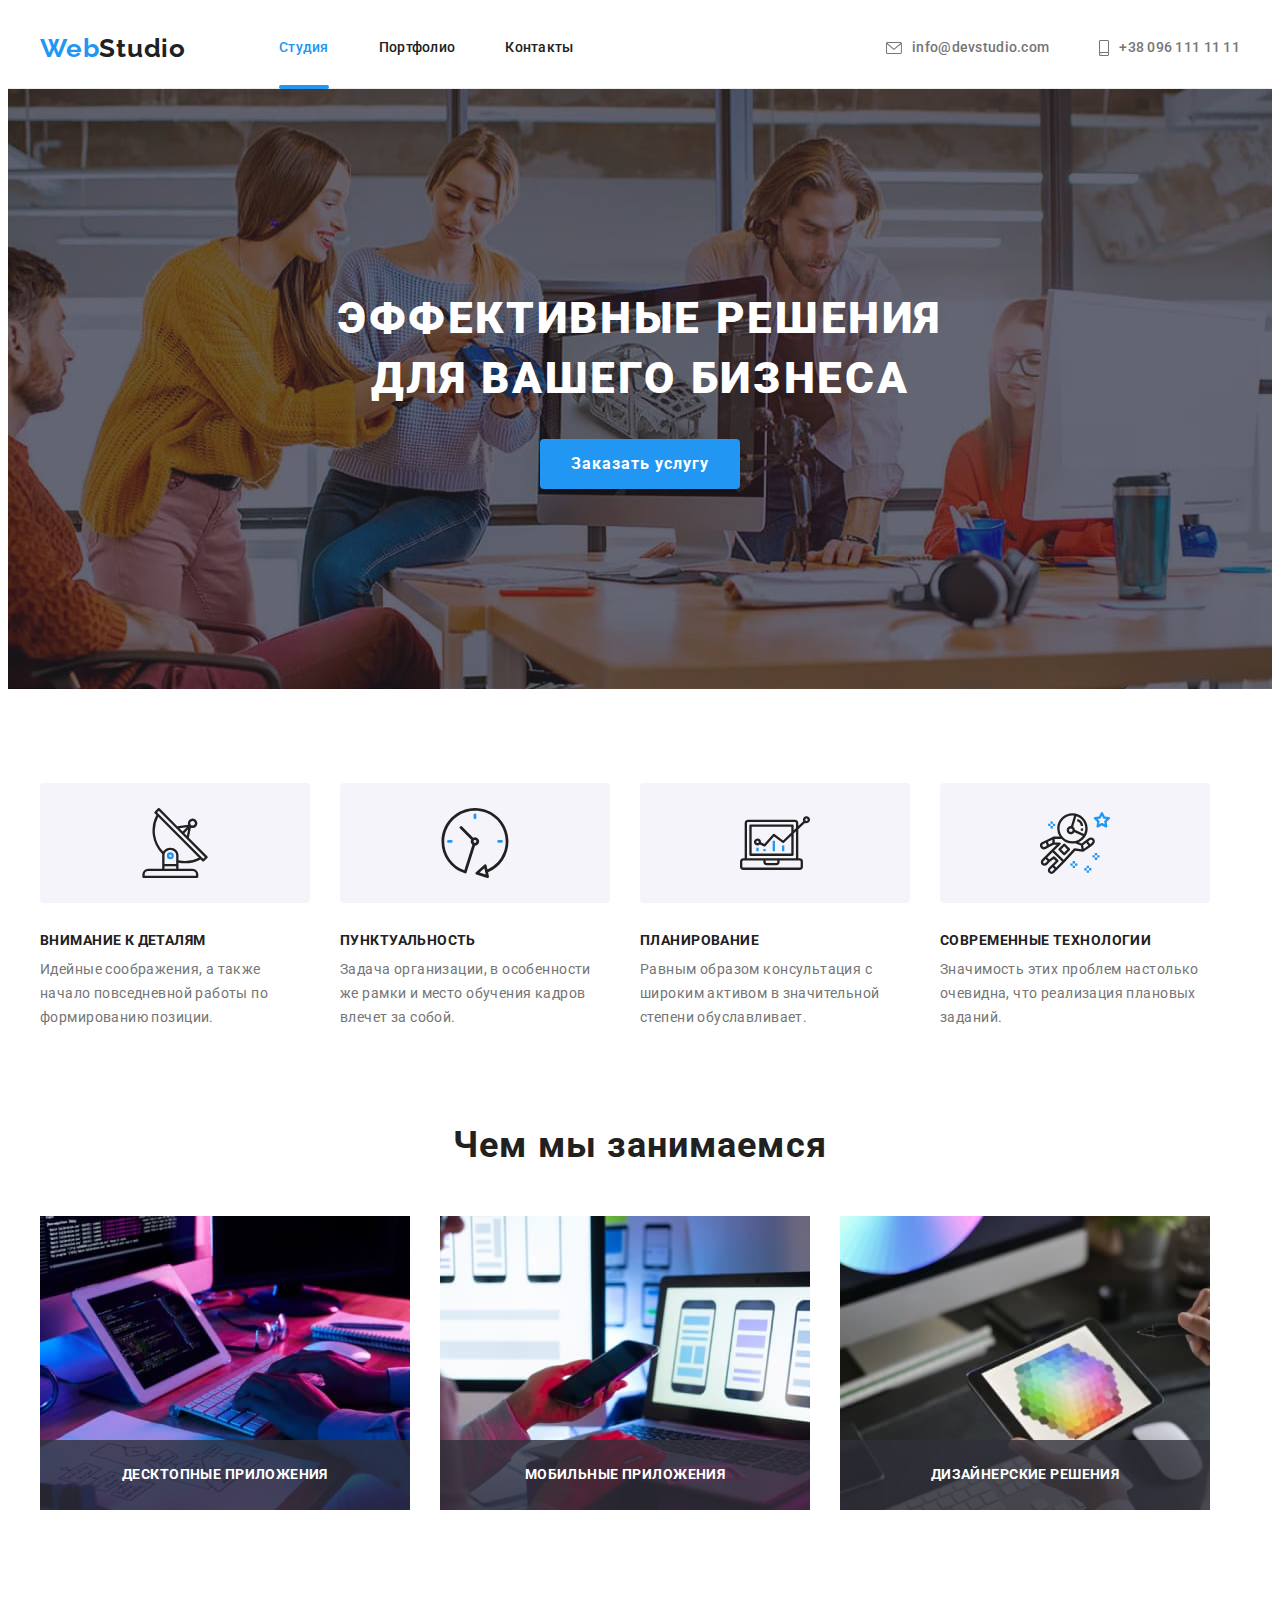
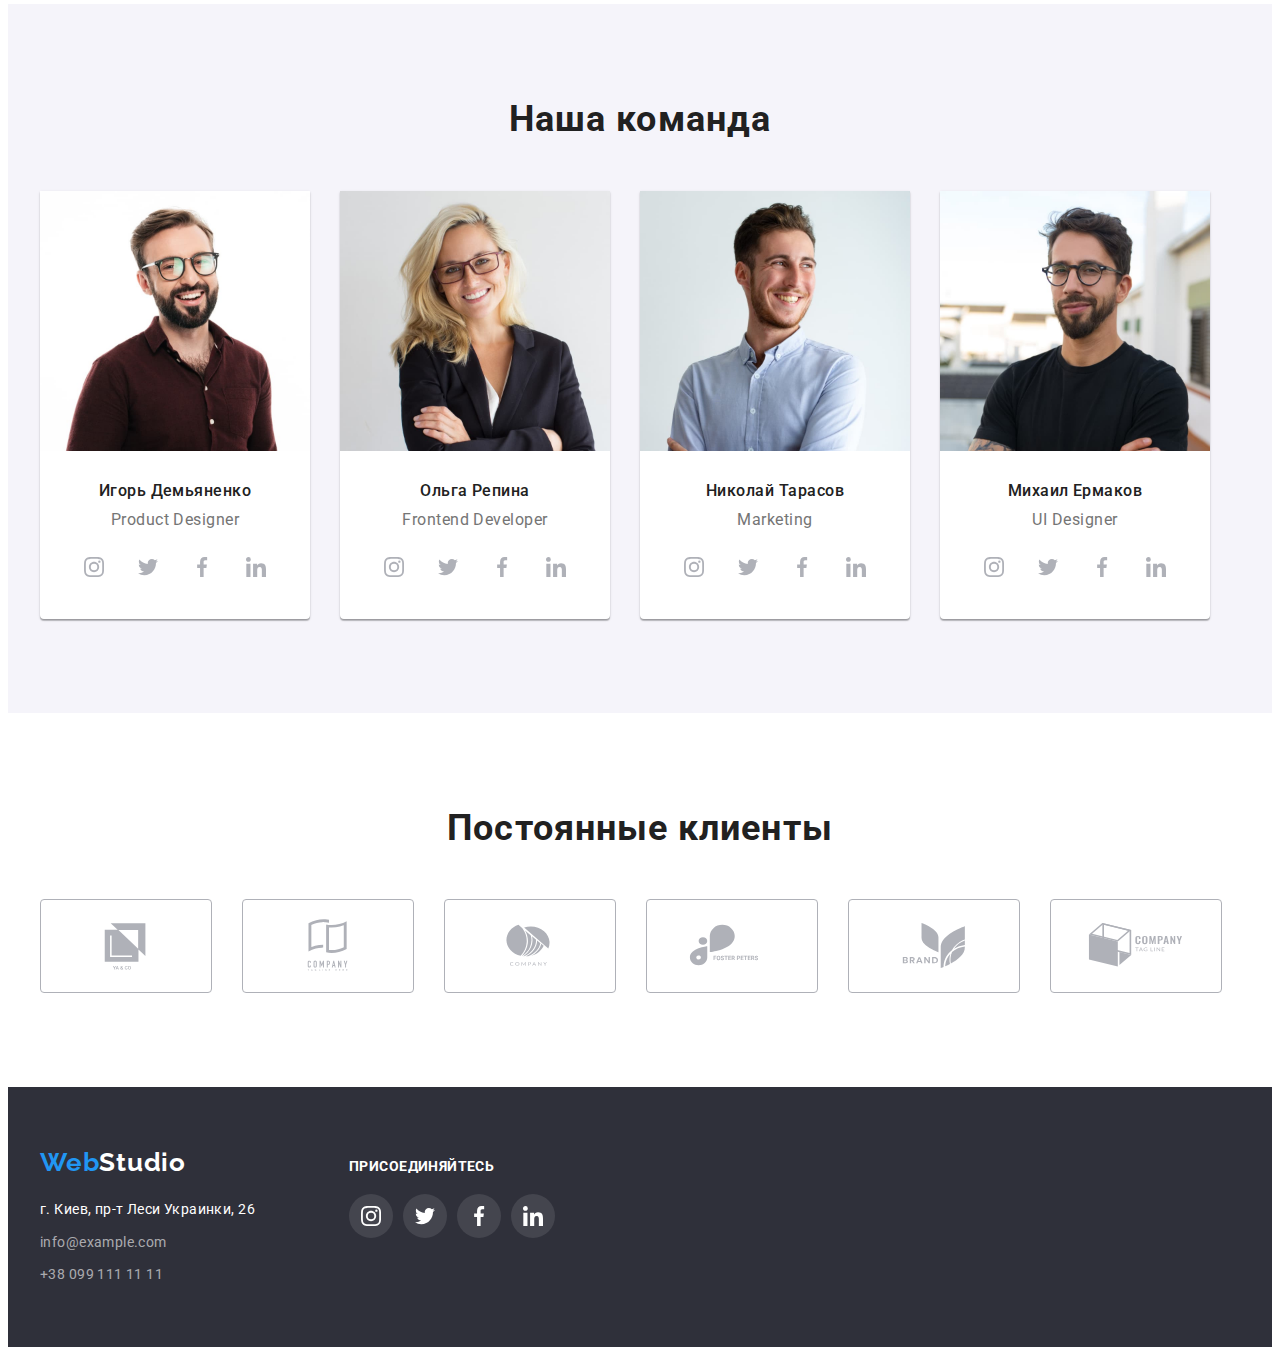
<file: index.html>
<!DOCTYPE html>
<html lang="ru">
  <head>
    <meta charset="UTF-8" />
    <meta http-equiv="X-UA-Compatible" content="IE=edge" />
    <meta name="viewport" content="width=device-width, initial-scale=1.0" />
    <title>Studio</title>
    <link rel="preconnect" href="https://fonts.googleapis.com" />
    <link rel="preconnect" href="https://fonts.gstatic.com" crossorigin />
    <link
      href="https://fonts.googleapis.com/css2?family=Raleway:wght@700&family=Roboto:wght@400;500;700;900&display=swap"
      rel="stylesheet"
    />
    <link
      rel="stylesheet"
      href="https://cdnjs.cloudflare.com/ajax/libs/modern-normalize/1.1.0/modern-normalize.min.css"
      integrity="sha512-wpPYUAdjBVSE4KJnH1VR1HeZfpl1ub8YT/NKx4PuQ5NmX2tKuGu6U/JRp5y+Y8XG2tV+wKQpNHVUX03MfMFn9Q=="
      crossorigin="anonymous"
      referrerpolicy="no-referrer"
    />
    <link rel="stylesheet" href="./css/styles.css" />
  </head>
  <body>
    <header class="section-header">
      <div class="container header">
        <a href="./index.html" class="logo"><span class="logo-color">Web</span>Studio</a>
        <nav class="navigation">
          <ul class="list">
            <li class="list-item"><a class="link current" href="./index.html">Студия</a></li>
            <li class="list-item"><a class="link" href="./portfolio.html">Портфолио</a></li>
            <li class="list-item"><a class="link" href="">Контакты</a></li>
          </ul>
        </nav>
        <ul class="contacts list">
          <li class="list-item">
            <a href="mailto:info@devstudio.com" class="link"
              ><svg class="mail-icon">
                <use href="./images/icons.svg#icon-mail"></use></svg
              >info@devstudio.com</a
            >
          </li>
          <li class="list-item">
            <a href="tel:+380961111111" class="link"
              ><svg class="smartphone-icon">
                <use href="./images/icons.svg#icon-smartphone"></use></svg
              >+38 096 111 11 11</a
            >
          </li>
        </ul>
      </div>
    </header>
    <main>
      <section class="section-hero">
        <div class="container">
          <h1 class="hero">
            Эффективные решения<br />
            для вашего бизнеса
          </h1>
          <button class="hero-button" type="button" data-modal-open>Заказать услугу</button>
        </div>
      </section>
      <section class="section-benefits">
        <div class="container">
          <h2 class="title visually-hidden">Преимущества</h2>
          <ul class="list list-benefits">
            <li class="list-item">
              <div class="benefits-item-thumb">
                <svg class="icon"><use href="./images/icons.svg#icon-antenna"></use></svg>
              </div>
              <h3 class="subtitle">Внимание к деталям</h3>
              <p class="text">
                Идейные соображения, а также начало повседневной работы по формированию позиции.
              </p>
            </li>
            <li class="list-item">
              <div class="benefits-item-thumb">
                <svg class="icon"><use href="./images/icons.svg#icon-clock"></use></svg>
              </div>
              <h3 class="subtitle">Пунктуальность</h3>
              <p class="text">
                Задача организации, в особенности же рамки и место обучения кадров влечет за собой.
              </p>
            </li>
            <li class="list-item">
              <div class="benefits-item-thumb">
                <svg class="icon"><use href="./images/icons.svg#icon-diagram"></use></svg>
              </div>
              <h3 class="subtitle">Планирование</h3>
              <p class="text">
                Равным образом консультация с широким активом в значительной степени обуславливает.
              </p>
            </li>
            <li class="list-item">
              <div class="benefits-item-thumb">
                <svg class="icon"><use href="./images/icons.svg#icon-astronaut"></use></svg>
              </div>
              <h3 class="subtitle">Современные технологии</h3>
              <p class="text">
                Значимость этих проблем настолько очевидна, что реализация плановых заданий.
              </p>
            </li>
          </ul>
        </div>
      </section>
      <section class="section-about">
        <div class="container">
          <h2 class="title">Чем мы занимаемся</h2>
          <ul class="list list-about">
            <li class="list-item">
              <div class="thumb">
                <img
                  class="about-img"
                  src="./images/img.jpg"
                  alt="Руки печатают на клавитуре"
                  width="370"
                />
                <div class="about-text-thumb">
                  <p class="about-text">Десктопные приложения</p>
                </div>
              </div>
            </li>
            <li class="list-item">
              <div class="thumb">
                <img
                  class="about-img"
                  src="./images/box2.jpg"
                  alt="Руки, ноутбук и телефон"
                  width="370"
                />
                <div class="about-text-thumb">
                  <p class="about-text">Мобильные приложения</p>
                </div>
              </div>
            </li>
            <li class="list-item">
              <div class="thumb">
                <img
                  class="about-img"
                  src="./images/box3.jpg"
                  alt="Планшет и стилус в руках"
                  width="370"
                />
                <div class="about-text-thumb">
                  <p class="about-text">Дизайнерские решения</p>
                </div>
              </div>
            </li>
          </ul>
        </div>
      </section>
      <section class="section-team">
        <div class="container">
          <h2 class="title">Наша команда</h2>
          <ul class="list list-team">
            <li class="list-item">
              <img
                class="team-img"
                src="./images/team1.jpg"
                alt="Портрет Игорь Демьяненко"
                width="270"
                height="260"
              />
              <div class="list-team-text">
                <h3 class="name">Игорь Демьяненко</h3>
                <p class="position">Product Designer</p>
                <div class="team-thumb">
                  <a class="link" href=""
                    ><svg class="team-icon">
                      <use href="./images/icons.svg#icon-instagram"></use></svg
                  ></a>
                  <a class="link" href=""
                    ><svg class="team-icon">
                      <use href="./images/icons.svg#icon-twitter"></use></svg
                  ></a>
                  <a class="link" href=""
                    ><svg class="team-icon">
                      <use href="./images/icons.svg#icon-facebook"></use></svg
                  ></a>
                  <a class="link" href=""
                    ><svg class="team-icon">
                      <use href="./images/icons.svg#icon-linkedin"></use></svg
                  ></a>
                </div>
              </div>
            </li>
            <li class="list-item">
              <img
                class="team-img"
                src="./images/team2.jpg"
                alt="Портрет Ольга Репина"
                width="270"
                height="260"
              />
              <div class="list-team-text">
                <h3 class="name">Ольга Репина</h3>
                <p class="position">Frontend Developer</p>
                <div class="team-thumb">
                  <a class="link" href=""
                    ><svg class="team-icon">
                      <use href="./images/icons.svg#icon-instagram"></use></svg
                  ></a>
                  <a class="link" href=""
                    ><svg class="team-icon">
                      <use href="./images/icons.svg#icon-twitter"></use></svg
                  ></a>
                  <a class="link" href=""
                    ><svg class="team-icon">
                      <use href="./images/icons.svg#icon-facebook"></use></svg
                  ></a>
                  <a class="link" href=""
                    ><svg class="team-icon">
                      <use href="./images/icons.svg#icon-linkedin"></use></svg
                  ></a>
                </div>
              </div>
            </li>
            <li class="list-item">
              <img
                class="team-img"
                src="./images/team3.jpg"
                alt="Портрет Николай Тарасов"
                width="270"
                height="260"
              />
              <div class="list-team-text">
                <h3 class="name">Николай Тарасов</h3>
                <p class="position">Marketing</p>
                <div class="team-thumb">
                  <a class="link" href=""
                    ><svg class="team-icon">
                      <use href="./images/icons.svg#icon-instagram"></use></svg
                  ></a>
                  <a class="link" href=""
                    ><svg class="team-icon">
                      <use href="./images/icons.svg#icon-twitter"></use></svg
                  ></a>
                  <a class="link" href=""
                    ><svg class="team-icon">
                      <use href="./images/icons.svg#icon-facebook"></use></svg
                  ></a>
                  <a class="link" href=""
                    ><svg class="team-icon">
                      <use href="./images/icons.svg#icon-linkedin"></use></svg
                  ></a>
                </div>
              </div>
            </li>
            <li class="list-item">
              <img
                class="team-img"
                src="./images/team4.jpg"
                alt="Портрет Михаил Ермаков"
                width="270"
                height="260"
              />
              <div class="list-team-text">
                <h3 class="name">Михаил Ермаков</h3>
                <p class="position">UI Designer</p>
                <div class="team-thumb">
                  <a class="link" href=""
                    ><svg class="team-icon">
                      <use href="./images/icons.svg#icon-instagram"></use></svg
                  ></a>
                  <a class="link" href=""
                    ><svg class="team-icon">
                      <use href="./images/icons.svg#icon-twitter"></use></svg
                  ></a>
                  <a class="link" href=""
                    ><svg class="team-icon">
                      <use href="./images/icons.svg#icon-facebook"></use></svg
                  ></a>
                  <a class="link" href=""
                    ><svg class="team-icon">
                      <use href="./images/icons.svg#icon-linkedin"></use></svg
                  ></a>
                </div>
              </div>
            </li>
          </ul>
        </div>
      </section>
      <section class="section-clients">
        <div class="container">
          <h2 class="title">Постоянные клиенты</h2>
          <ul class="list clients-list">
            <li class="list-item">
              <a class="link" href="">
                <svg class="clients-icon">
                  <use href="./images/icons.svg#icon-logo1"></use>
                </svg>
              </a>
            </li>
            <li class="list-item">
              <a class="link" href="">
                <svg class="clients-icon">
                  <use href="./images/icons.svg#icon-logo2"></use>
                </svg>
              </a>
            </li>
            <li class="list-item">
              <a class="link" href="">
                <svg class="clients-icon">
                  <use href="./images/icons.svg#icon-logo3"></use>
                </svg>
              </a>
            </li>
            <li class="list-item">
              <a class="link" href="">
                <svg class="clients-icon">
                  <use href="./images/icons.svg#icon-logo4"></use>
                </svg>
              </a>
            </li>
            <li class="list-item">
              <a class="link" href="">
                <svg class="clients-icon">
                  <use href="./images/icons.svg#icon-logo5"></use>
                </svg>
              </a>
            </li>
            <li class="list-item">
              <a class="link" href="">
                <svg class="clients-icon">
                  <use href="./images/icons.svg#icon-logo6"></use>
                </svg>
              </a>
            </li>
          </ul>
        </div>
      </section>
    </main>
    <footer class="footer">
      <div class="container">
        <div class="footer-contacts">
          <a href="./index.html" class="logo"><span class="logo-color">Web</span>Studio</a>
          <address>
            <ul class="list">
              <li class="list-item">
                <a class="link adress" href="">г. Киев, пр-т Леси Украинки, 26</a>
              </li>
              <li class="list-item">
                <a class="link" href="mailto:info@example.com">info@example.com</a>
              </li>
              <li class="list-item">
                <a class="link" href="tel:+380991111111">+38 099 111 11 11</a>
              </li>
            </ul>
          </address>
        </div>
        <div class="footer-join">
          <p class="text">Присоединяйтесь</p>
          <div class="footer-thumb">
            <a class="link" href=""
              ><svg class="footer-icon">
                <use href="./images/icons.svg#icon-instagram"></use></svg
            ></a>
            <a class="link" href=""
              ><svg class="footer-icon">
                <use href="./images/icons.svg#icon-twitter"></use></svg
            ></a>
            <a class="link" href=""
              ><svg class="footer-icon">
                <use href="./images/icons.svg#icon-facebook"></use></svg
            ></a>
            <a class="link" href=""
              ><svg class="footer-icon">
                <use href="./images/icons.svg#icon-linkedin"></use></svg
            ></a>
          </div>
        </div>
      </div>
    </footer>
    <div class="backdrop is-hidden" data-modal>
      <div class="modal">
        <button class="modal-button" data-modal-close>
          <svg width="18" height="18" fill="none" xmlns="http://www.w3.org/2000/svg">
            <path
              d="M15 4.108 13.892 3 9.5 7.392 5.108 3 4 4.108 8.392 8.5 4 12.892 5.108 14 9.5 9.608 13.892 14 15 12.892 10.608 8.5 15 4.108Z"
              fill="#000"
            />
          </svg>
        </button>
      </div>
    </div>
    <script src="./js/modal.js"></script>
  </body>
</html>
</file>
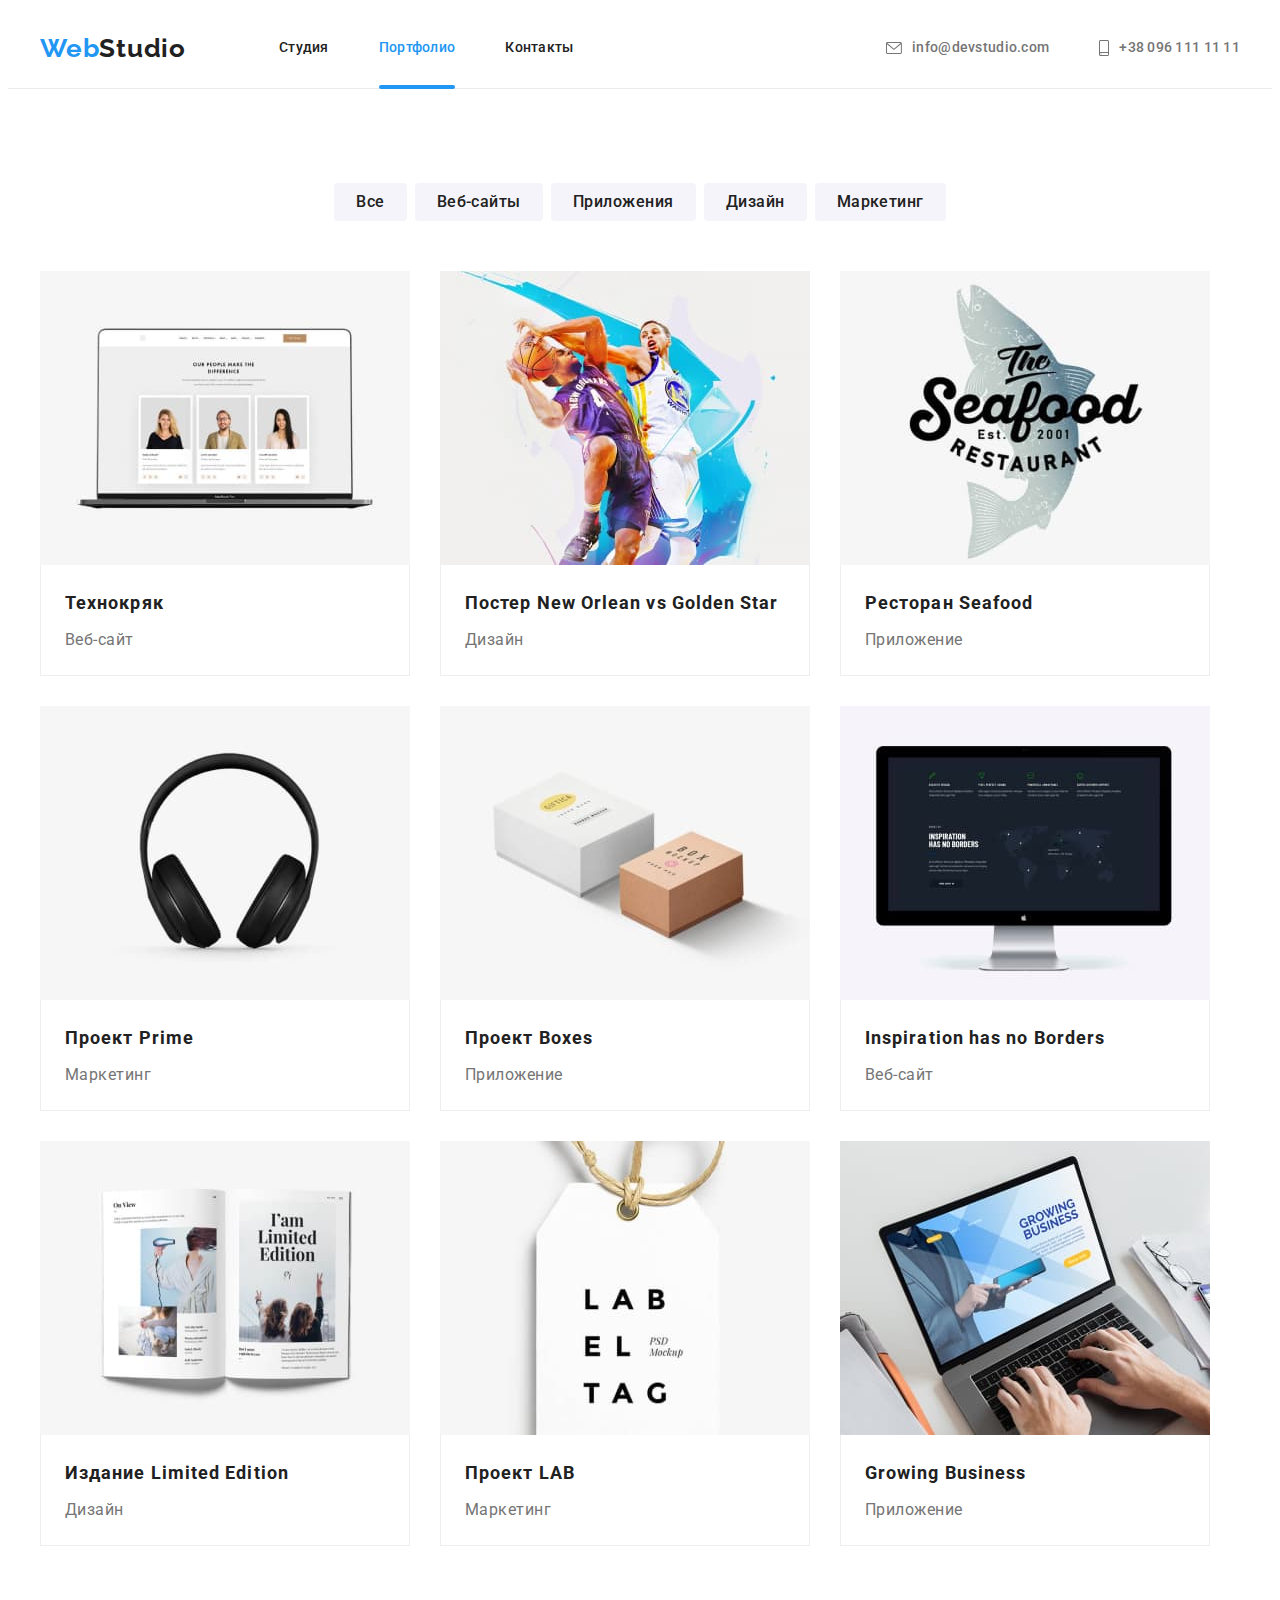
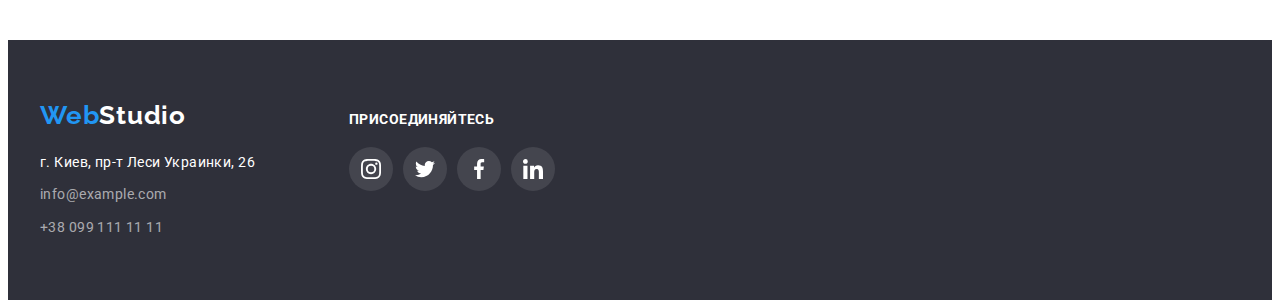
<file: portfolio.html>
<!DOCTYPE html>
<html lang="ru">
  <head>
    <meta charset="UTF-8" />
    <meta http-equiv="X-UA-Compatible" content="IE=edge" />
    <meta name="viewport" content="width=device-width, initial-scale=1.0" />
    <title>Portfolio</title>
    <link rel="preconnect" href="https://fonts.googleapis.com" />
    <link rel="preconnect" href="https://fonts.gstatic.com" crossorigin />
    <link
      href="https://fonts.googleapis.com/css2?family=Raleway:wght@700&family=Roboto:wght@400;500;700;900&display=swap"
      rel="stylesheet"
    />
    <link
      rel="stylesheet"
      href="https://cdnjs.cloudflare.com/ajax/libs/modern-normalize/1.1.0/modern-normalize.min.css"
      integrity="sha512-wpPYUAdjBVSE4KJnH1VR1HeZfpl1ub8YT/NKx4PuQ5NmX2tKuGu6U/JRp5y+Y8XG2tV+wKQpNHVUX03MfMFn9Q=="
      crossorigin="anonymous"
      referrerpolicy="no-referrer"
    />
    <link rel="stylesheet" href="./css/styles.css" />
  </head>
  <body>
    <header class="section-header">
      <div class="container header">
        <a href="./index.html" class="logo"><span class="logo-color">Web</span>Studio</a>
        <nav class="navigation">
          <ul class="list">
            <li class="list-item"><a href="./index.html" class="link">Студия</a></li>
            <li class="list-item"><a href="./portfolio.html" class="link current">Портфолио</a></li>
            <li class="list-item"><a href="" class="link">Контакты</a></li>
          </ul>
        </nav>
        <ul class="contacts list">
          <li class="list-item">
            <a href="mailto:info@devstudio.com" class="link"
              ><svg class="mail-icon">
                <use href="./images/icons.svg#icon-mail"></use></svg
              >info@devstudio.com</a
            >
          </li>
          <li class="list-item">
            <a href="tel:+380961111111" class="link"
              ><svg class="smartphone-icon">
                <use href="./images/icons.svg#icon-smartphone"></use></svg
              >+38 096 111 11 11</a
            >
          </li>
        </ul>
      </div>
    </header>
    <main>
      <section class="section-examples">
        <div class="container">
          <h1 class="title visually-hidden">Примеры работ</h1>
          <ul class="list list-btn">
            <li class="list-item"><button class="filter-button" type="button">Все</button></li>
            <li class="list-item">
              <button class="filter-button" type="button">Веб-сайты</button>
            </li>
            <li class="list-item">
              <button class="filter-button" type="button">Приложения</button>
            </li>
            <li class="list-item"><button class="filter-button" type="button">Дизайн</button></li>
            <li class="list-item">
              <button class="filter-button" type="button">Маркетинг</button>
            </li>
          </ul>
          <ul class="examples list">
            <li class="list-item">
              <a class="link" href=""
                ><div class="thumb">
                  <img
                    class="examples-img"
                    src="./images/img1.jpg"
                    alt="Карточки людей на экране ноутбука"
                    width="370"
                    height="294"
                  />
                  <p class="examples-img-text">
                    Технокряк это современная площадка распространения коронавируса. Компании
                    используют эту платформу для цифрового шпионажа и атак на защищённые сервера
                    конкурентов.
                  </p>
                </div>
                <div class="examples-link-text">
                  <h2 class="example-name">Технокряк</h2>
                  <p>Веб-сайт</p>
                </div>
              </a>
            </li>
            <li class="list-item">
              <a class="link" href=""
                ><div class="thumb">
                  <img
                    class="examples-img"
                    src="./images/img2.jpg"
                    alt="Баскетболисты в прыжке с мячем"
                    width="370"
                    height="294"
                  />
                  <p class="examples-img-text">
                    Технокряк это современная площадка распространения коронавируса. Компании
                    используют эту платформу для цифрового шпионажа и атак на защищённые сервера
                    конкурентов.
                  </p>
                </div>
                <div class="examples-link-text">
                  <h2 class="example-name">Постер New Orlean vs Golden Star</h2>
                  <p>Дизайн</p>
                </div></a
              >
            </li>
            <li class="list-item">
              <a class="link" href=""
                ><div class="thumb">
                  <img
                    class="examples-img"
                    src="./images/img3.jpg"
                    alt="Эмблема магазина в виде рыбы"
                    width="370"
                    height="294"
                  />
                  <p class="examples-img-text">
                    Технокряк это современная площадка распространения коронавируса. Компании
                    используют эту платформу для цифрового шпионажа и атак на защищённые сервера
                    конкурентов.
                  </p>
                </div>
                <div class="examples-link-text">
                  <h2 class="example-name">Ресторан Seafood</h2>
                  <p>Приложение</p>
                </div></a
              >
            </li>
            <li class="list-item">
              <a class="link" href=""
                ><div class="thumb">
                  <img
                    class="examples-img"
                    src="./images/img4.jpg"
                    alt="Наушники"
                    width="370"
                    height="294"
                  />
                  <p class="examples-img-text">
                    Технокряк это современная площадка распространения коронавируса. Компании
                    используют эту платформу для цифрового шпионажа и атак на защищённые сервера
                    конкурентов.
                  </p>
                </div>
                <div class="examples-link-text">
                  <h2 class="example-name">Проект Prime</h2>
                  <p>Маркетинг</p>
                </div></a
              >
            </li>
            <li class="list-item">
              <a class="link" href=""
                ><div class="thumb">
                  <img
                    class="examples-img"
                    src="./images/img5.jpg"
                    alt="Две коробки с надписями"
                    width="370"
                    height="294"
                  />
                  <p class="examples-img-text">
                    Технокряк это современная площадка распространения коронавируса. Компании
                    используют эту платформу для цифрового шпионажа и атак на защищённые сервера
                    конкурентов.
                  </p>
                </div>
                <div class="examples-link-text">
                  <h2 class="example-name">Проект Boxes</h2>
                  <p>Приложение</p>
                </div></a
              >
            </li>
            <li class="list-item">
              <a class="link" href=""
                ><div class="thumb">
                  <img
                    class="examples-img"
                    src="./images/img6.jpg"
                    alt="Монитор компьютера"
                    width="370"
                    height="294"
                  />
                  <p class="examples-img-text">
                    Технокряк это современная площадка распространения коронавируса. Компании
                    используют эту платформу для цифрового шпионажа и атак на защищённые сервера
                    конкурентов.
                  </p>
                </div>
                <div class="examples-link-text">
                  <h2 class="example-name">Inspiration has no Borders</h2>
                  <p>Веб-сайт</p>
                </div></a
              >
            </li>
            <li class="list-item">
              <a class="link" href=""
                ><div class="thumb">
                  <img
                    class="examples-img"
                    src="./images/img7.jpg"
                    alt="Развернутая книга"
                    width="370"
                    height="294"
                  />
                  <p class="examples-img-text">
                    Технокряк это современная площадка распространения коронавируса. Компании
                    используют эту платформу для цифрового шпионажа и атак на защищённые сервера
                    конкурентов.
                  </p>
                </div>
                <div class="examples-link-text">
                  <h2 class="example-name">Издание Limited Edition</h2>
                  <p>Дизайн</p>
                </div></a
              >
            </li>
            <li class="list-item">
              <a class="link" href=""
                ><div class="thumb">
                  <img
                    class="examples-img"
                    src="./images/img8.jpg"
                    alt="Лейбл с надпьсю"
                    width="370"
                    height="294"
                  />
                  <p class="examples-img-text">
                    Технокряк это современная площадка распространения коронавируса. Компании
                    используют эту платформу для цифрового шпионажа и атак на защищённые сервера
                    конкурентов.
                  </p>
                </div>
                <div class="examples-link-text">
                  <h2 class="example-name">Проект LAB</h2>
                  <p>Маркетинг</p>
                </div></a
              >
            </li>
            <li class="list-item">
              <a class="link" href=""
                ><div class="thumb">
                  <img
                    class="examples-img"
                    src="./images/img9.jpg"
                    alt="Ноутбук и руки печатающие"
                    width="370"
                    height="294"
                  />
                  <p class="examples-img-text">
                    Технокряк это современная площадка распространения коронавируса. Компании
                    используют эту платформу для цифрового шпионажа и атак на защищённые сервера
                    конкурентов.
                  </p>
                </div>
                <div class="examples-link-text">
                  <h2 class="example-name">Growing Business</h2>
                  <p>Приложение</p>
                </div></a
              >
            </li>
          </ul>
        </div>
      </section>
    </main>
    <footer class="footer">
      <div class="container">
        <div class="footer-contacts">
          <a href="./index.html" class="logo"><span class="logo-color">Web</span>Studio</a>
          <address>
            <ul class="list">
              <li class="list-item">
                <a class="link adress" href="">г. Киев, пр-т Леси Украинки, 26</a>
              </li>
              <li class="list-item">
                <a class="link" href="mailto:info@example.com">info@example.com</a>
              </li>
              <li class="list-item">
                <a class="link" href="tel:+380991111111">+38 099 111 11 11</a>
              </li>
            </ul>
          </address>
        </div>
        <div class="footer-join">
          <p class="text">Присоединяйтесь</p>
          <div class="footer-thumb">
            <a class="link" href=""
              ><svg class="footer-icon">
                <use href="./images/icons.svg#icon-instagram"></use></svg
            ></a>
            <a class="link" href=""
              ><svg class="footer-icon">
                <use href="./images/icons.svg#icon-twitter"></use></svg
            ></a>
            <a class="link" href=""
              ><svg class="footer-icon">
                <use href="./images/icons.svg#icon-facebook"></use></svg
            ></a>
            <a class="link" href=""
              ><svg class="footer-icon">
                <use href="./images/icons.svg#icon-linkedin"></use></svg
            ></a>
          </div>
        </div>
      </div>
    </footer>
  </body>
</html>
</file>
<file: css/styles.css>
/* 
основной цвет текста color: #212121;
вторичный цвет текста color: #757575;
белый цвет текста color: #FFFFFF;
альтернативный цвет текста color: #2196F3;

цвет фона футер #2F303A;
цвет фона вторичный #F5F4FA;

*/

:root {
  --primaty-text-color: #757575;
  --secondary-text-color: #212121;
  --white--text-color: #ffffff;
  --white-bg-color: #fff;
  --accent-text-color: #2196f3;
  --secondary-bg-color: #f5f4fa;
  --footer-bg-color: #2f303a;
  --footer-adress-color: rgba(255, 255, 255, 0.6);
  --hero-bg-color: #c4c4c4;
  --decoration-color: #afb1b8;
}

body {
  font-family: Roboto, sans-serif;
  color: var(--primaty-text-color);
}

h1,
h2,
h3,
p,
ul {
  margin-top: 0;
  margin-bottom: 0;
}

.list {
  list-style-type: none;
  padding: 0;
  margin: 0;
}

.container {
  margin: 0 auto;
  max-width: 1200px;
  padding-left: 15px;
  padding-right: 15px;
}

/* HEADER */
.section-header {
  border-bottom: 1px solid #ececec;
}

.container.header {
  display: flex;
  align-items: center;
}

.visually-hidden {
  position: absolute;
  width: 1px;
  height: 1px;
  margin: -1px;
  border: 0;
  padding: 0;

  white-space: nowrap;
  clip-path: inset(100%);
  clip: rect(0 0 0 0);
  overflow: hidden;
}

/* Logo */

.logo {
  font-family: Raleway, sans-serif;
  font-weight: 700;
  font-size: 26px;
  line-height: 1.19;
  letter-spacing: 0.03em;
  text-decoration: none;
  color: var(--secondary-text-color);
  margin-right: 93px;
}

.logo-color {
  color: var(--accent-text-color);
}

/* Navigation */

.link {
  transition: color 250ms cubic-bezier(0.4, 0, 0.2, 1);
}

.navigation .link {
  display: block;
  font-weight: 500;
  font-size: 14px;
  line-height: 1.14;
  letter-spacing: 0.02em;
  text-decoration: none;
  color: var(--secondary-text-color);
  padding-top: 32px;
  padding-bottom: 32px;
}

.navigation .link:hover,
.navigation .link:focus {
  color: var(--accent-text-color);
}

.navigation .link.current {
  color: var(--accent-text-color);
  position: relative;
}

.navigation .link.current::after {
  content: '';
  position: absolute;
  bottom: -1px;
  display: block;
  width: 100%;
  height: 4px;
  background-color: var(--accent-text-color);
  border-radius: 2px;
}

.navigation .list {
  display: flex;
}

.navigation .list-item + .list-item {
  margin-left: 50px;
}

/* Contacts */

.contacts .link {
  color: var(--primaty-text-color);
  font-weight: 500;
  font-size: 14px;
  line-height: 1.14;
  letter-spacing: 0.02em;
  text-decoration: none;
  display: flex;
  align-items: center;
}

.contacts .link:hover,
.contacts .link:focus {
  color: var(--accent-text-color);
}

.contacts.list {
  display: flex;
  margin-left: auto;
}

.contacts.list .list-item + .list-item {
  margin-left: 50px;
}

.mail-icon {
  width: 16px;
  height: 12px;
  margin-right: 10px;
  fill: currentColor;
}

.smartphone-icon {
  width: 10px;
  height: 16px;
  margin-right: 10px;
  fill: currentColor;
}

/* Hero */

.section-hero {
  background-color: var(--hero-bg-color);
  background-image: linear-gradient(rgba(47, 48, 58, 0.4), rgba(47, 48, 58, 0.4)),
    url(../images/hero-bg.jpg);
  background-position: center;
  background-repeat: no-repeat;
  /* background-size: cover; */
  /* max-width: 1600px; */
  padding-top: 200px;
  padding-bottom: 200px;
  text-align: center;
}

.backdrop {
  position: fixed;
  top: 0;
  bottom: 0;
  left: 0;
  right: 0;
  background-color: rgba(0, 0, 0, 0.2);
  transition: opacity 500ms cubic-bezier(0.4, 0, 0.2, 1);
}

.backdrop.is-hidden {
  opacity: 0;
  pointer-events: none;
}

.backdrop.is-hidden .modal {
  transform: translate(-50%, -50%) scale(0.7);
}

.modal {
  position: absolute;
  top: 50%;
  left: 50%;
  transform: translate(-50%, -50%) scale(1);
  padding: 14px;
  width: 528px;
  height: 581px;
  background-color: var(--white-bg-color);
  box-shadow: 0px 1px 3px rgba(0, 0, 0, 0.12), 0px 1px 1px rgba(0, 0, 0, 0.14),
    0px 2px 1px rgba(0, 0, 0, 0.2);
  border-radius: 4px;
  opacity: 1;
  transition: transform 500ms cubic-bezier(0.4, 0, 0.2, 1);
}

.modal-button {
  /* position: absolute;
  right: 14px;
  top: 14px; */
  display: flex;
  justify-content: center;
  align-items: center;
  padding: 0;
  margin-left: auto;
  cursor: pointer;
  border: 1px solid rgba(0, 0, 0, 0.1);
  border-radius: 50%;
  width: 30px;
  height: 30px;
  background-color: var(--white-bg-color);
}

.hero {
  margin-top: 0;
  margin-bottom: 30px;
  color: var(--white--text-color);
  font-weight: 900;
  font-size: 44px;
  line-height: 1.36;
  text-align: center;
  letter-spacing: 0.06em;
  text-transform: uppercase;
}

.hero-button {
  font-family: inherit;
  cursor: pointer;
  font-weight: 700;
  font-size: 16px;
  line-height: 1.87;
  align-items: center;
  text-align: center;
  letter-spacing: 0.06em;
  color: var(--white--text-color);
  background-color: var(--accent-text-color);
  min-width: 200px;
  padding-bottom: 10px;
  padding-top: 10px;
  box-shadow: 0px 4px 4px rgba(0, 0, 0, 0.15);
  border-radius: 4px;
  border: 0;
}

/* Benefits */

.section-benefits {
  padding-top: 94px;
}

.list-benefits {
  display: flex;
}

.list-benefits .list-item {
  width: 270px;
}

.list-benefits .list-item + .list-item {
  margin-left: 30px;
}

.benefits-item-thumb {
  width: 270px;
  height: 120px;
  margin-bottom: 30px;
  background-color: var(--secondary-bg-color);
  border-radius: 4px;
  display: flex;
  justify-content: center;
  align-items: center;
}

.icon {
  width: 70px;
  height: 70px;
}

.title {
  font-weight: 700;
  font-size: 36px;
  line-height: 1.17;
  text-align: center;
  letter-spacing: 0.03em;
  color: var(--secondary-text-color);
  margin-bottom: 50px;
}

.subtitle {
  font-weight: 700;
  font-size: 14px;
  line-height: 1.14;
  letter-spacing: 0.03em;
  text-transform: uppercase;
  color: var(--secondary-text-color);
  margin-bottom: 10px;
}

.list .text {
  font-size: 14px;
  line-height: 1.71;
  letter-spacing: 0.03em;
}

/* ABOUT */

.section-about {
  padding: 94px 0;
}

.list-about {
  display: flex;
}

.list-about .list-item + .list-item {
  margin-left: 30px;
}

.list-about .thumb {
  position: relative;
}

.about-text {
  font-weight: 700;
  font-size: 14px;
  line-height: 1.14;
  text-align: center;
  letter-spacing: 0.03em;
  text-transform: uppercase;
  color: var(--white--text-color);
}

.about-text-thumb {
  position: absolute;
  bottom: 0;
  width: 370px;
  padding-top: 27px;
  padding-bottom: 27px;
  background: rgba(47, 48, 58, 0.8);
}

.about-img {
  display: block;
}

/* Our Team */

.section-team {
  background-color: var(--secondary-bg-color);
  padding: 94px 0;
}

.list-team {
  display: flex;
}

.list-team .list-item {
  box-shadow: 0px 1px 3px rgba(0, 0, 0, 0.12), 0px 1px 1px rgba(0, 0, 0, 0.14),
    0px 2px 1px rgba(0, 0, 0, 0.2);
  border-radius: 0px 0px 4px 4px;
  background-color: var(--white-bg-color);
}

.list-team .list-item + .list-item {
  margin-left: 30px;
}

.team-img {
  display: block;
}

.list-team-text {
  padding-top: 30px;
  padding-bottom: 30px;
}

.name {
  font-weight: 500;
  font-size: 16px;
  line-height: 1.19;
  text-align: center;
  letter-spacing: 0.03em;
  color: var(--secondary-text-color);
  margin-bottom: 10px;
}

.position {
  font-weight: 400;
  font-size: 16px;
  line-height: 1.19;
  text-align: center;
  letter-spacing: 0.03em;
  margin-bottom: 16px;
}

.team-thumb {
  display: flex;
  justify-content: center;
  align-items: center;
}

.team-thumb .link {
  display: flex;
  justify-content: center;
  align-items: center;
  width: 44px;
  height: 44px;
  border-radius: 50%;
  fill: var(--decoration-color);
  transition: background-color 250ms cubic-bezier(0.4, 0, 0.2, 1),
    fill 250ms cubic-bezier(0.4, 0, 0.2, 1);
}

.team-thumb .link:not(:last-child) {
  margin-right: 10px;
}

.team-thumb .link:hover,
.team-thumb .link:focus {
  background-color: var(--accent-text-color);
  fill: var(--white--text-color);
}

.team-icon {
  width: 20px;
  height: 20px;
}

/* Clients */

.section-clients {
  padding-top: 94px;
  padding-bottom: 94px;
}

.clients-list {
  display: flex;
}

.clients-list .list-item:not(:last-child) {
  margin-right: 30px;
}

.clients-list .link {
  display: flex;
  justify-content: center;
  align-items: center;
  width: 170px;
  height: 92px;
  border: 1px solid #afb1b8;
  border-radius: 4px;
  color: var(--decoration-color);
  transition: color 250ms cubic-bezier(0.4, 0, 0.2, 1), fill 250ms cubic-bezier(0.4, 0, 0.2, 1),
    border-color 250ms cubic-bezier(0.4, 0, 0.2, 1);
}

.clients-list .link:hover,
.clients-list .link:focus {
  color: var(--accent-text-color);
  fill: var(--accent-text-color);
  border-color: var(--accent-text-color);
}

.clients-icon {
  fill: currentColor;
  width: 106px;
  height: 60px;
}

/* Footer */

.footer {
  background-color: var(--footer-bg-color);
  padding: 60px 0;
}

.footer .container {
  display: flex;
  align-items: baseline;
}

.footer .logo {
  display: block;
  color: var(--white--text-color);
  margin-bottom: 20px;
}

.footer .link {
  font-style: normal;
  font-size: 14px;
  line-height: 1.71;
  letter-spacing: 0.03em;
  text-decoration: none;
  color: var(--footer-adress-color);
}

.footer .list-item:not(:last-child) {
  margin-bottom: 9px;
}

.footer .link.adress {
  color: var(--white--text-color);
}

.footer .link:hover,
.footer .link:focus {
  color: var(--accent-text-color);
}

.footer-join {
  margin-left: 70px;
}

.footer-join .text {
  font-weight: 700;
  font-size: 14px;
  line-height: calc(16 / 14);
  letter-spacing: 0.03em;
  text-transform: uppercase;

  color: var(--white--text-color);
  margin-bottom: 20px;
}

.footer-thumb {
  display: flex;
  /* justify-content: center; */
  /* align-items: center; */
}

.footer-icon {
  width: 20px;
  height: 20px;
}

.footer-thumb .link {
  display: flex;
  justify-content: center;
  align-items: center;
  width: 44px;
  height: 44px;
  border-radius: 50%;
  background-color: rgba(255, 255, 255, 0.1);
  fill: var(--white--text-color);
  transition: background-color 250ms cubic-bezier(0.4, 0, 0.2, 1);
}

.footer-thumb .link:not(:last-child) {
  margin-right: 10px;
}

.footer-thumb .link:hover,
.footer-thumb .link:focus {
  background-color: var(--accent-text-color);
}

/* 

------PORTFOLIO PAGE-------

 */

/* Filter-buttons */

.section-examples {
  padding-top: 94px;
  padding-bottom: 94px;
}

.list-btn {
  display: flex;
  justify-content: center;
  margin-bottom: 50px;
}
.list-btn .list-item + .list-item {
  margin-left: 8px;
}

.filter-button {
  font-family: inherit;
  font-weight: 500;
  font-size: 16px;
  line-height: 1.62;
  text-align: center;
  letter-spacing: 0.03em;
  cursor: pointer;
  color: var(--secondary-text-color);
  background-color: var(--secondary-bg-color);
  padding: 6px 22px;
  border-radius: 4px;
  border: 0;
  transition: background-color 250ms cubic-bezier(0.4, 0, 0.2, 1),
    color 250ms cubic-bezier(0.4, 0, 0.2, 1), box-shadow 250ms cubic-bezier(0.4, 0, 0.2, 1);
}

.filter-button:hover,
.filter-button:focus {
  color: var(--white--text-color);
  background-color: var(--accent-text-color);
  box-shadow: 0px 3px 1px rgba(0, 0, 0, 0.1), 0px 1px 2px rgba(0, 0, 0, 0.08),
    0px 2px 2px rgba(0, 0, 0, 0.12);
  border-radius: 4px;
}

/* EXAMPLES */

.examples-img {
  display: block;
}

.examples-link-text {
  padding-top: 20px;
  padding-bottom: 20px;
  padding-left: 24px;
  padding-right: 24px;
  border-right: 1px solid #eeeeee;
  border-left: 1px solid #eeeeee;
  border-bottom: 1px solid #eeeeee;
}

.examples.list {
  display: flex;
  flex-wrap: wrap;
}

.examples .thumb {
  position: relative;
  overflow: hidden;
}

.examples-img-text {
  position: absolute;
  top: 0;
  bottom: 0;
  transform: translateY(100%);
  transition: transform 250ms cubic-bezier(0.4, 0, 0.2, 1);
  padding: 63px 24px;
  font-size: 18px;
  line-height: 1.56;
  color: var(--white--text-color);
  letter-spacing: 0.03em;
  width: 370px;
  background-color: rgba(33, 150, 243, 0.9);
}

.examples .list-item:hover .examples-img-text {
  transform: translateY(0);
}

.examples.list .list-item {
  margin-right: 30px;
  margin-bottom: 30px;
  transition: box-shadow 250ms cubic-bezier(0.4, 0, 0.2, 1);
}

.examples.list .list-item:hover {
  box-shadow: 0px 1px 1px rgba(0, 0, 0, 0.12), 0px 4px 4px rgba(0, 0, 0, 0.06),
    1px 4px 6px rgba(0, 0, 0, 0.16);
}
.examples.list .list-item:nth-child(3n) {
  margin-right: 0;
}

.examples.list .list-item:nth-last-child(-n + 3) {
  margin-bottom: 0;
}

.examples .link {
  font-size: 16px;
  line-height: 1.87;
  letter-spacing: 0.03em;
  text-decoration: none;
  color: var(--primaty-text-color);
}

.example-name {
  font-weight: 700;
  font-size: 18px;
  line-height: 2;
  letter-spacing: 0.06em;
  color: var(--secondary-text-color);
  margin-bottom: 4px;
}
</file>
